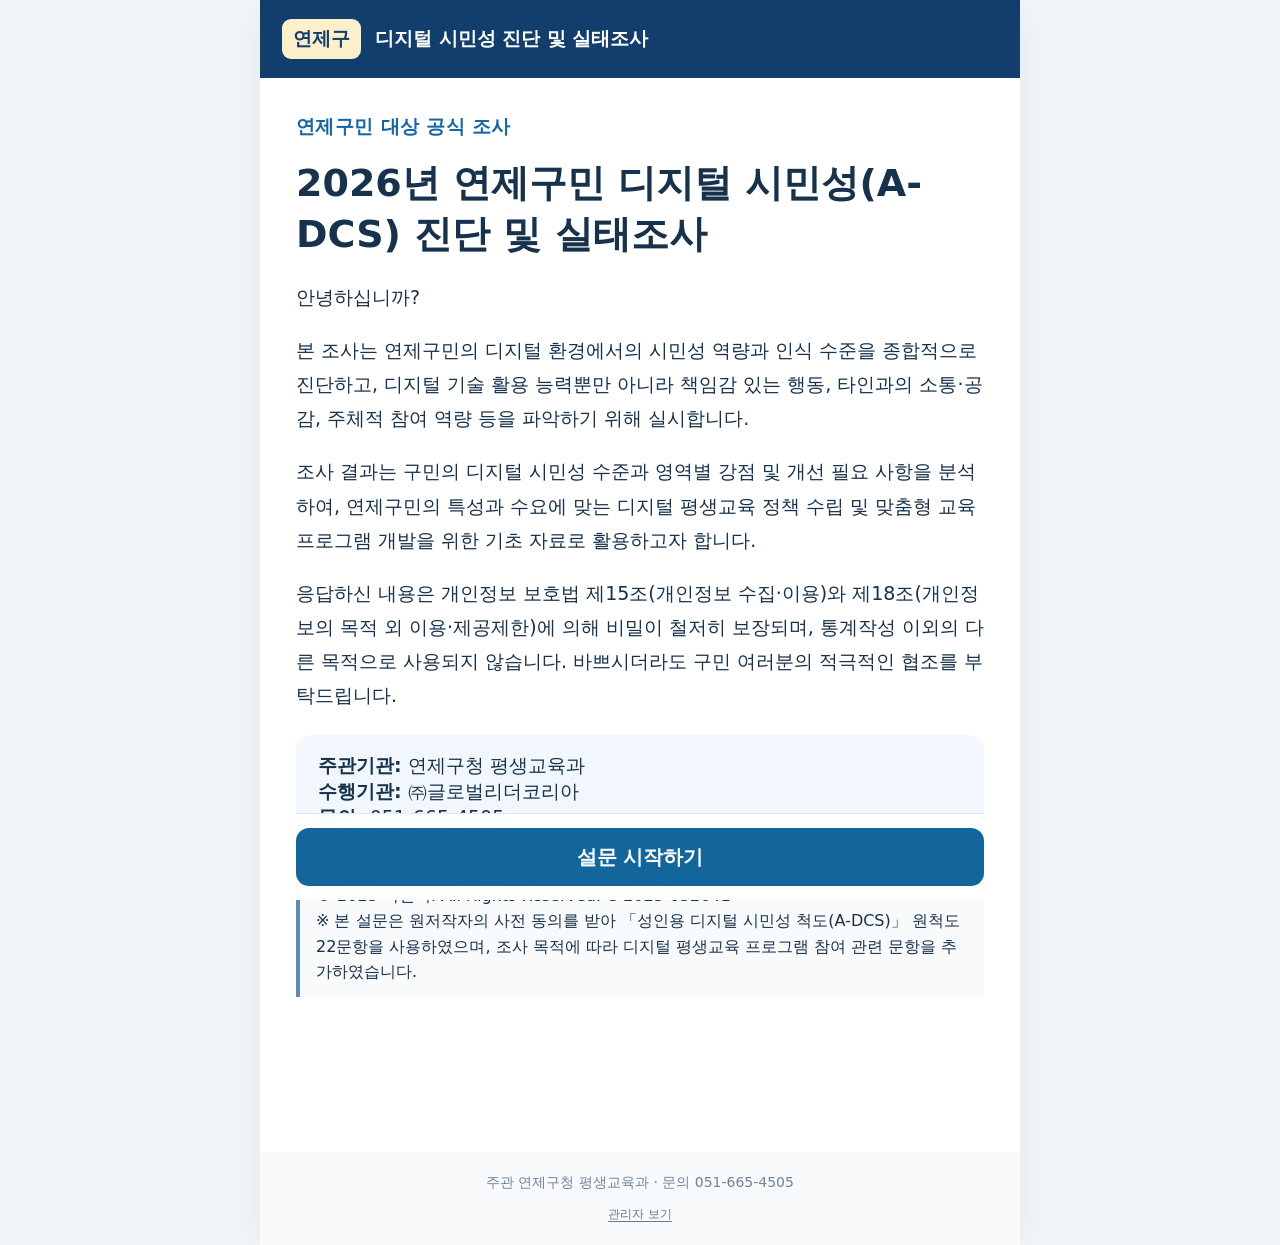
<file: index.html>
<!doctype html><html lang="ko"><head><meta charset="utf-8"><meta name="viewport" content="width=device-width,initial-scale=1"><meta name="theme-color" content="#123c67"><title>연제구민 디지털 시민성 조사</title><link rel="stylesheet" href="style.css"></head><body><main class="shell"><header class="brand"><span class="brandmark">연제구</span><span>디지털 시민성 진단 및 실태조사</span></header><div id="app" aria-live="polite"></div><footer>주관 연제구청 평생교육과 · 문의 051-665-4505<br><a class="admin-entry" href="admin.html" aria-label="관리자 보기">관리자 보기</a></footer></main><script type="module" src="app.js"></script></body></html>
</file>
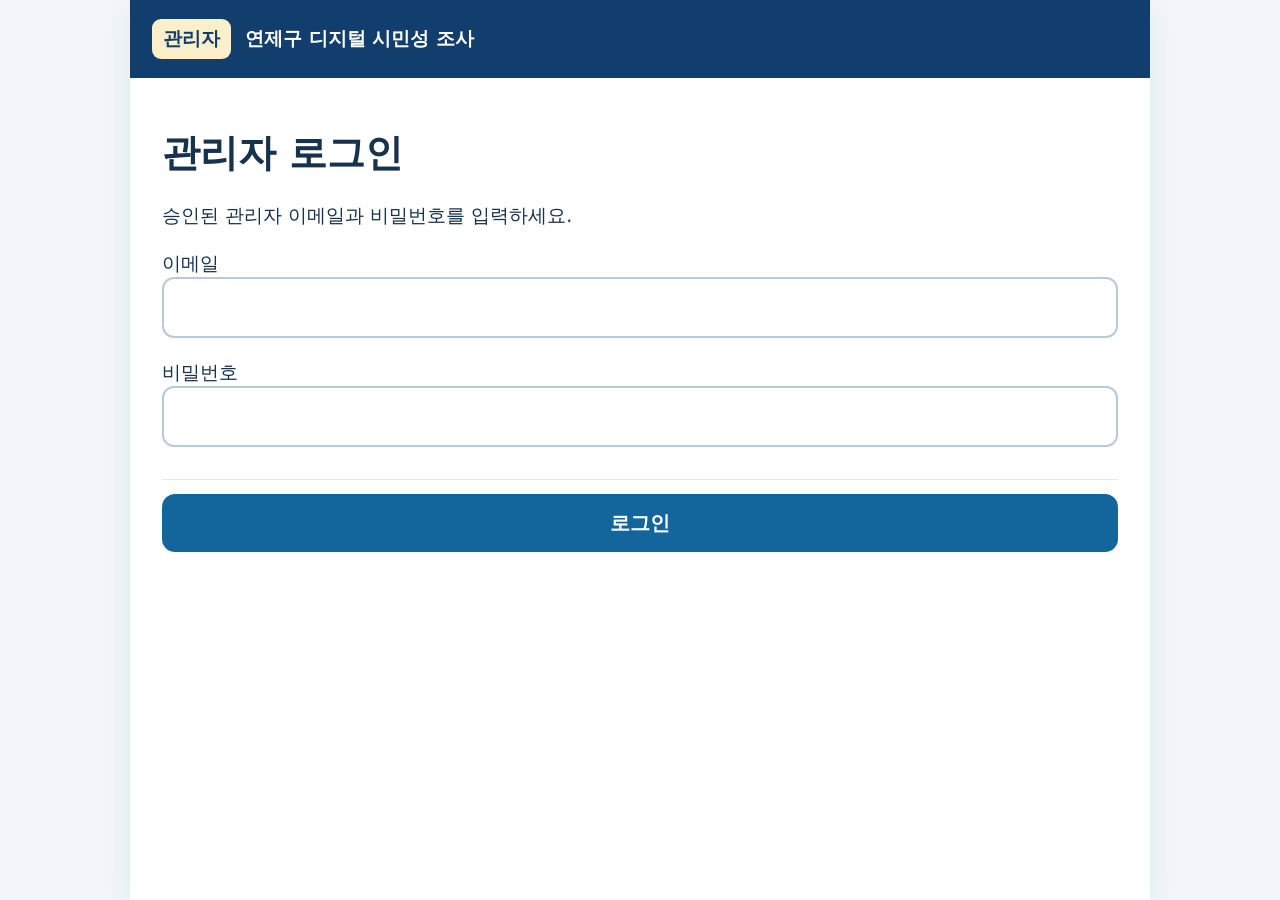
<file: admin.html>
<!doctype html><html lang="ko"><head><meta charset="utf-8"><meta name="viewport" content="width=device-width,initial-scale=1"><title>A-DCS 관리자</title><link rel="stylesheet" href="style.css"></head><body><main class="shell admin-shell"><header class="brand"><span class="brandmark">관리자</span><span>연제구 디지털 시민성 조사</span></header><div id="app"><h1>관리자 로그인</h1><p>승인된 관리자 이메일과 비밀번호를 입력하세요.</p><label>이메일 <input class="phone" id="email" type="email" autocomplete="username"></label><br><br><label>비밀번호 <input class="phone" id="password" type="password" autocomplete="current-password"></label><div class="actions"><button class="btn" id="login">로그인</button></div><div id="note"></div></div></main><script type="module" src="admin.js"></script></body></html>
</file>
<file: style.css>
:root{font-family:system-ui,-apple-system,'Malgun Gothic',sans-serif;color:#17324c;background:#f2f6fa;font-size:19px}*{box-sizing:border-box}body{margin:0}.shell{width:min(100%,760px);margin:auto;background:#fff;min-height:100vh;box-shadow:0 8px 32px #17324c12;display:flex;flex-direction:column}.brand{padding:19px 22px;background:#113e6c;color:white;display:flex;align-items:center;gap:14px;font-size:clamp(15px,4vw,19px);font-weight:700}.brandmark{background:#fcefc9;color:#113e6c;border-radius:9px;padding:7px 11px;white-space:nowrap}#app{flex:1;padding:clamp(20px,4vw,36px)}h1{font-size:clamp(27px,6vw,38px);line-height:1.35;margin:18px 0}h2{font-size:clamp(23px,5.3vw,30px);line-height:1.5;margin:24px 0}h3{font-size:22px}p,li{line-height:1.8}small,.muted{color:#64748b}.eyebrow{color:#1765a9;font-weight:800;letter-spacing:.02em}.panel{background:#f1f7fc;padding:18px 22px;border-radius:16px;margin:22px 0}.copyright{border-left:4px solid #5b8db8;padding:12px 16px;background:#f8fafc;font-size:16px;line-height:1.6}.options{display:grid;gap:13px;margin:23px 0}.option{display:flex;align-items:center;gap:12px;border:2px solid #d4dee7;border-radius:15px;padding:16px;font-size:clamp(19px,4.7vw,22px);min-height:65px;cursor:pointer}.option input{width:23px;height:23px;accent-color:#165b93;flex-shrink:0}.option:has(input:checked){border-color:#1167a6;background:#e9f5ff}.option.disabled{opacity:.65;background:#f3f4f6;cursor:not-allowed}.option .limit{display:block;color:#b42318;font-size:15px;font-weight:700}.field{margin:25px 0;padding-bottom:12px;border-bottom:1px solid #e8edf2}.field h3{margin:0 0 11px}.field .options{margin:10px 0}.progressbar{height:11px;background:#e8edf2;border-radius:30px;overflow:hidden}.progressbar div{height:100%;background:#178a8c;transition:width .2s}.progressmeta{display:flex;justify-content:space-between;gap:8px;color:#506780;font-size:16px;margin-bottom:13px}.actions{position:sticky;bottom:0;background:#fffffff5;backdrop-filter:blur(6px);border-top:1px solid #e2e8f0;padding:14px 0;display:flex;gap:12px;margin-top:32px}.btn{font-size:20px;font-weight:800;min-height:58px;border:0;border-radius:13px;background:#12669b;color:white;padding:13px 18px;cursor:pointer;flex:1}.btn:disabled{opacity:.5;cursor:not-allowed}.btn.secondary{background:white;color:#1d4b71;border:2px solid #b3c7d8}.alert{background:#fff1f0;border:1px solid #ffc9c6;border-radius:12px;padding:15px;color:#a52a22;font-weight:650;line-height:1.6;margin:14px 0}.success{background:#edf8f1;border-color:#c0e7ca;color:#176638}.consent{background:#f3f7fb;border-radius:14px;padding:18px}.consent li{margin:5px 0}.phone{font-size:23px;width:100%;padding:15px;border:2px solid #b8c9d9;border-radius:12px}.center{text-align:center}footer{font-size:14px;color:#718399;text-align:center;padding:22px;background:#f8fafc}.loading{opacity:.6;pointer-events:none}@media(max-width:400px){:root{font-size:18px}#app{padding:18px}.option{padding:13px}.brand{padding:15px}}

/* 관리자 바로가기: 설문 참여자에게 방해되지 않게 하단에 작게 표시 */
.admin-entry{display:inline-block;margin-top:14px;font-size:12px;color:#657a8f;text-decoration:underline;text-underline-offset:3px}
.admin-entry:focus-visible{outline:3px solid #125d94;outline-offset:4px}
/* 관리자 대시보드 */
.admin-shell{width:min(100%,1020px)}.admin-shell #app{padding:clamp(16px,3vw,32px)}
.admin-top{display:flex;justify-content:space-between;align-items:center;gap:12px;flex-wrap:wrap}
.admin-tabs{display:flex;gap:6px;overflow-x:auto;padding:6px 0 12px;margin:16px 0;border-bottom:1px solid #dce5ec}
.admin-tab{background:#eff4f8;border:1px solid #cfdee9;border-radius:10px;padding:12px 16px;color:#2b4a63;font-size:16px;font-weight:750;white-space:nowrap;cursor:pointer}
.admin-tab[aria-selected=true]{background:#114d80;color:#fff;border-color:#114d80}
.admin-view[hidden]{display:none}
.admin-metrics{display:grid;grid-template-columns:repeat(auto-fit,minmax(160px,1fr));gap:12px;margin:16px 0}
.admin-metric{border:1px solid #d7e4ee;border-radius:13px;background:#f6faff;padding:15px}
.admin-metric strong{font-size:clamp(24px,4.2vw,34px);display:block;margin:5px 0}
.admin-metric small{font-size:14px}
.quota-group{display:grid;gap:11px;margin:15px 0 25px}
.quota-row{border:1px solid #e1e8ed;border-radius:13px;padding:13px 15px}
.quota-head{display:flex;justify-content:space-between;gap:8px;align-items:center;font-size:16px;margin-bottom:8px}
.quota-count{font-weight:750;font-variant-numeric:tabular-nums}
.quota-track{height:13px;background:#e5ecf2;border-radius:20px;overflow:hidden}
.quota-fill{height:100%;background:#1984a4;border-radius:20px}
.quota-fill.full{background:#b42318}.quota-hint{font-size:13px;color:#657585;margin-top:5px}
.admin-controls{display:flex;flex-wrap:wrap;gap:10px;margin:16px 0}.admin-controls .btn{font-size:16px;flex:0 1 auto;min-height:48px}
.data-scroll{overflow-x:auto;border:1px solid #dce7ef;border-radius:12px;margin:15px 0}
.data-table{width:100%;border-collapse:collapse;font-size:14px;min-width:630px}.data-table th,.data-table td{padding:10px 12px;text-align:left;border-bottom:1px solid #e6edf4;white-space:nowrap}.data-table thead{background:#eaf2f8}.data-table tbody tr:nth-child(even){background:#f8fbfd}
.small-button{font-size:14px;padding:7px 10px;border-radius:8px;border:1px solid #b8cddd;background:white;cursor:pointer;color:#144976}
.admin-hint{font-size:14px;line-height:1.6;color:#586e80}.admin-status{font-size:15px;color:#176638}
@media(max-width:540px){.admin-tab{font-size:14px;padding:11px 12px}.quota-head{font-size:14px}.admin-metrics{grid-template-columns:repeat(2,minmax(0,1fr))}.admin-controls .btn{flex:1 1 100%}}
</file>
